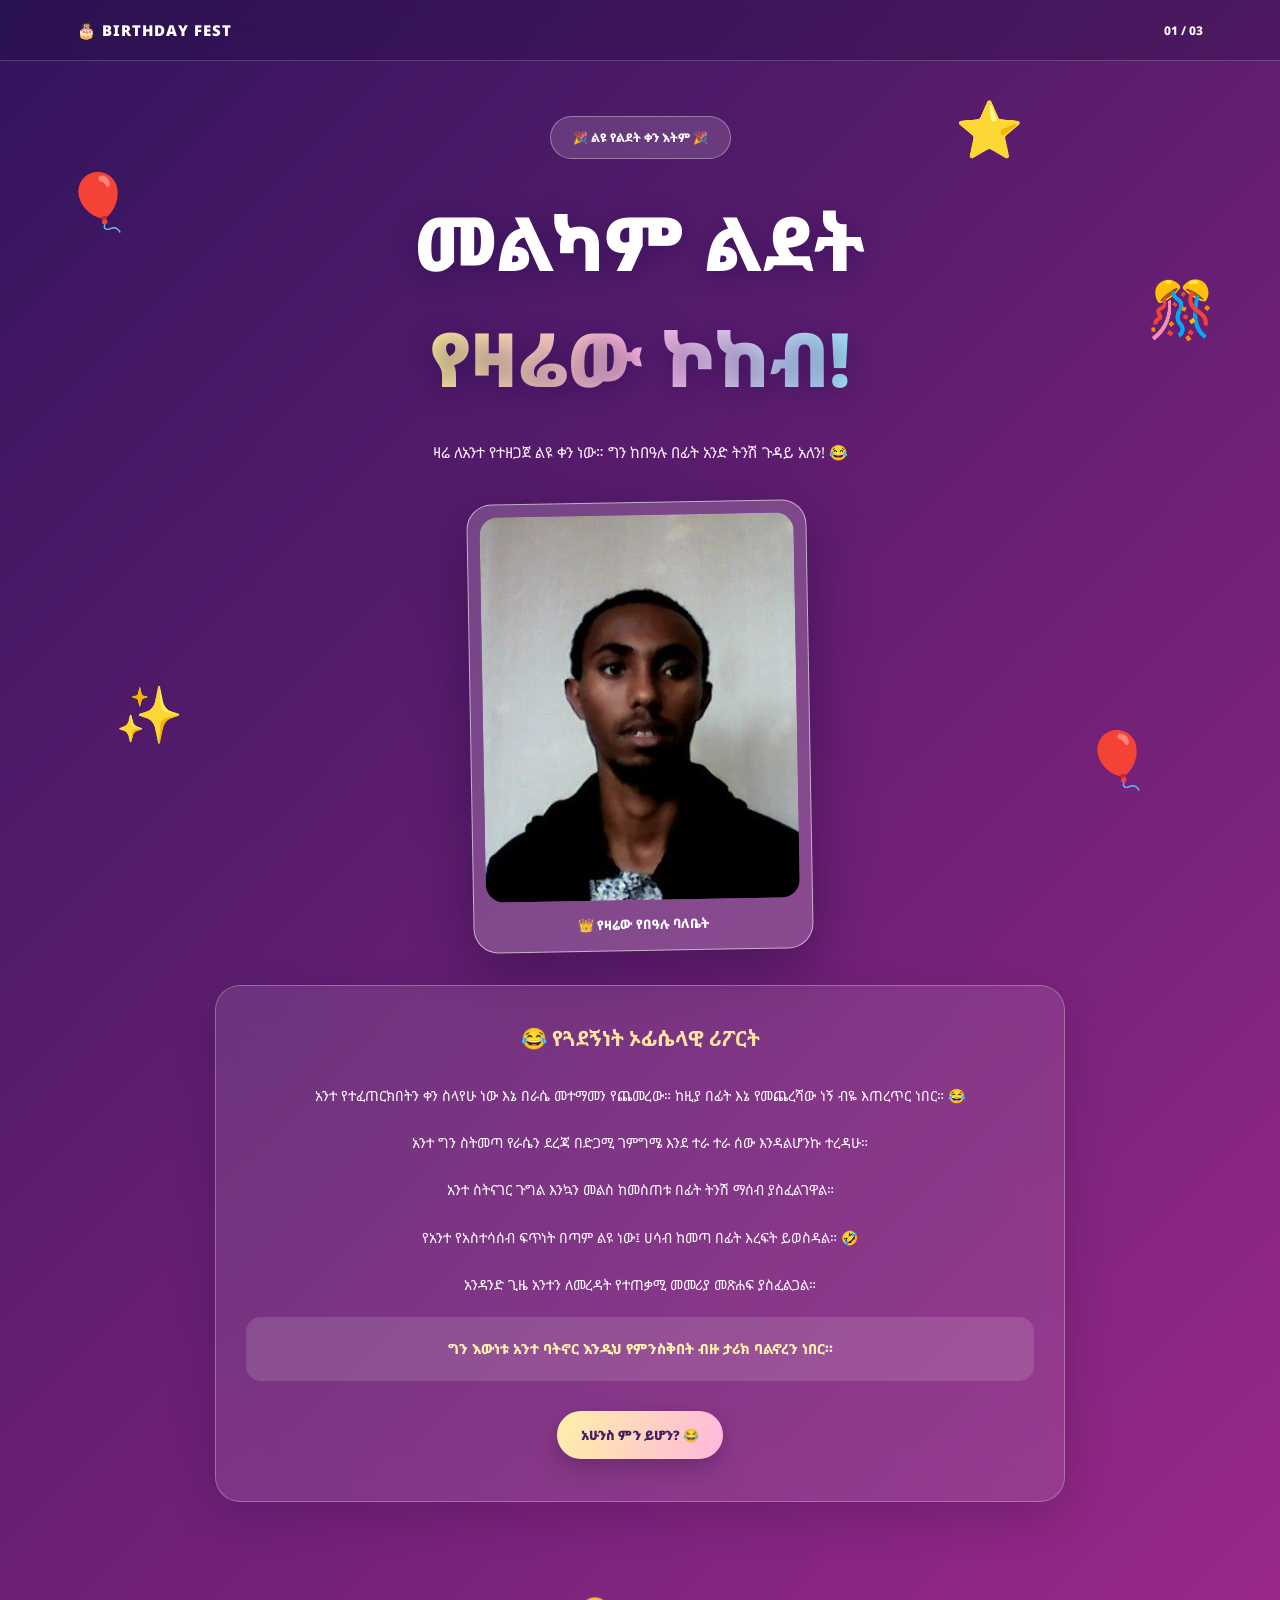
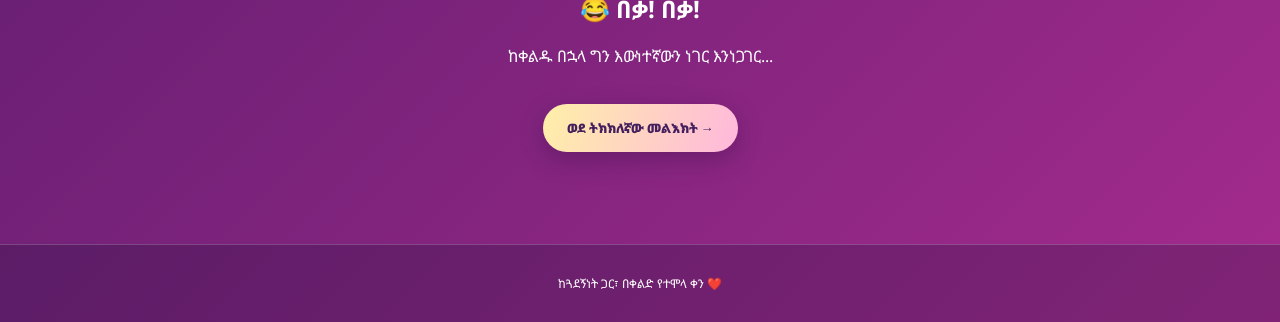
<file: index.html>
<!DOCTYPE html>
<html lang="am">
<head>
  <meta charset="UTF-8">
  <meta name="viewport" content="width=device-width, initial-scale=1">
  <title>የልደት ፌስቲቫል 🎂</title>
  <link rel="stylesheet" href="style.css">
  <script src="script.js" defer></script>
</head>
<body class="roast">

  <div class="decoration">🎈</div>
  <div class="decoration d2">🎊</div>
  <div class="decoration d3">✨</div>
  <div class="decoration d4">🎈</div>
  <div class="decoration d5">⭐</div>

  <nav class="nav">
    <a class="brand" href="index.html">🎂 BIRTHDAY FEST</a>
    <span>01 / 03</span>
  </nav>

  <main class="container">

    <div class="pill">🎉 ልዩ የልደት ቀን እትም 🎉</div>

    <h1 class="big-title">
      መልካም ልደት<br>
      <span class="rainbow">የዛሬው ኮከብ!</span>
    </h1>

    <p class="intro">
      ዛሬ ለአንተ የተዘጋጀ ልዩ ቀን ነው።
      ግን ከበዓሉ በፊት አንድ ትንሽ ጉዳይ አለን! 😂
    </p>

    <div class="photo-card">
      <img src="birthday-photo.jpg" alt="የልደት ባለቤት">
      <div class="photo-caption">👑 የዛሬው የበዓሉ ባለቤት</div>
    </div>

    <section class="glass">
      <h2>😂 የጓደኝነት ኦፊሴላዊ ሪፖርት</h2>

      <p>
        አንተ የተፈጠርክበትን ቀን ስላየሁ ነው
        እኔ በራሴ መተማመን የጨመረው።
        ከዚያ በፊት እኔ የመጨረሻው ነኝ ብዬ
        እጠረጥር ነበር። 😂
      </p>

      <p>
        አንተ ግን ስትመጣ የራሴን ደረጃ
        በድጋሚ ገምግሜ እንደ ተራ ተራ ሰው
        እንዳልሆንኩ ተረዳሁ።
      </p>

      <p>
        አንተ ስትናገር ጉግል እንኳን
        መልስ ከመስጠቱ በፊት ትንሽ ማሰብ
        ያስፈልገዋል።
      </p>

      <p>
        የአንተ የአስተሳሰብ ፍጥነት በጣም ልዩ ነው፤
        ሀሳብ ከመጣ በፊት እረፍት ይወስዳል። 🤣
      </p>

      <p>
        አንዳንድ ጊዜ አንተን ለመረዳት
        የተጠቃሚ መመሪያ መጽሐፍ ያስፈልጋል።
      </p>

      <p class="highlight">
        ግን እውነቱ አንተ ባትኖር እንዲህ
        የምንስቅበት ብዙ ታሪክ ባልኖረን ነበር።
      </p>

      <button class="btn" onclick="showRoast()">
        አሁንስ ምን ይሆን? 😂
      </button>

      <p id="roastExtra" class="hidden">
        የዛሬ ዜና፦ እድሜህ ጨመረ፤
        ጥበብህ ግን አሁንም እየተጫነ ነው...
        እባክህ ኢንተርኔት ፈልግ! 🤣
      </p>
    </section>

    <div class="transition-message">
      <h2>😂 በቃ! በቃ!</h2>
      <p>ከቀልዱ በኋላ ግን እውነተኛውን ነገር እንነጋገር...</p>
      <a class="btn" href="respect.html">ወደ ትክክለኛው መልእክት →</a>
    </div>

  </main>

  <footer>ከጓደኝነት ጋር፣ በቀልድ የተሞላ ቀን ❤️</footer>
</body>
  </html>
</file>
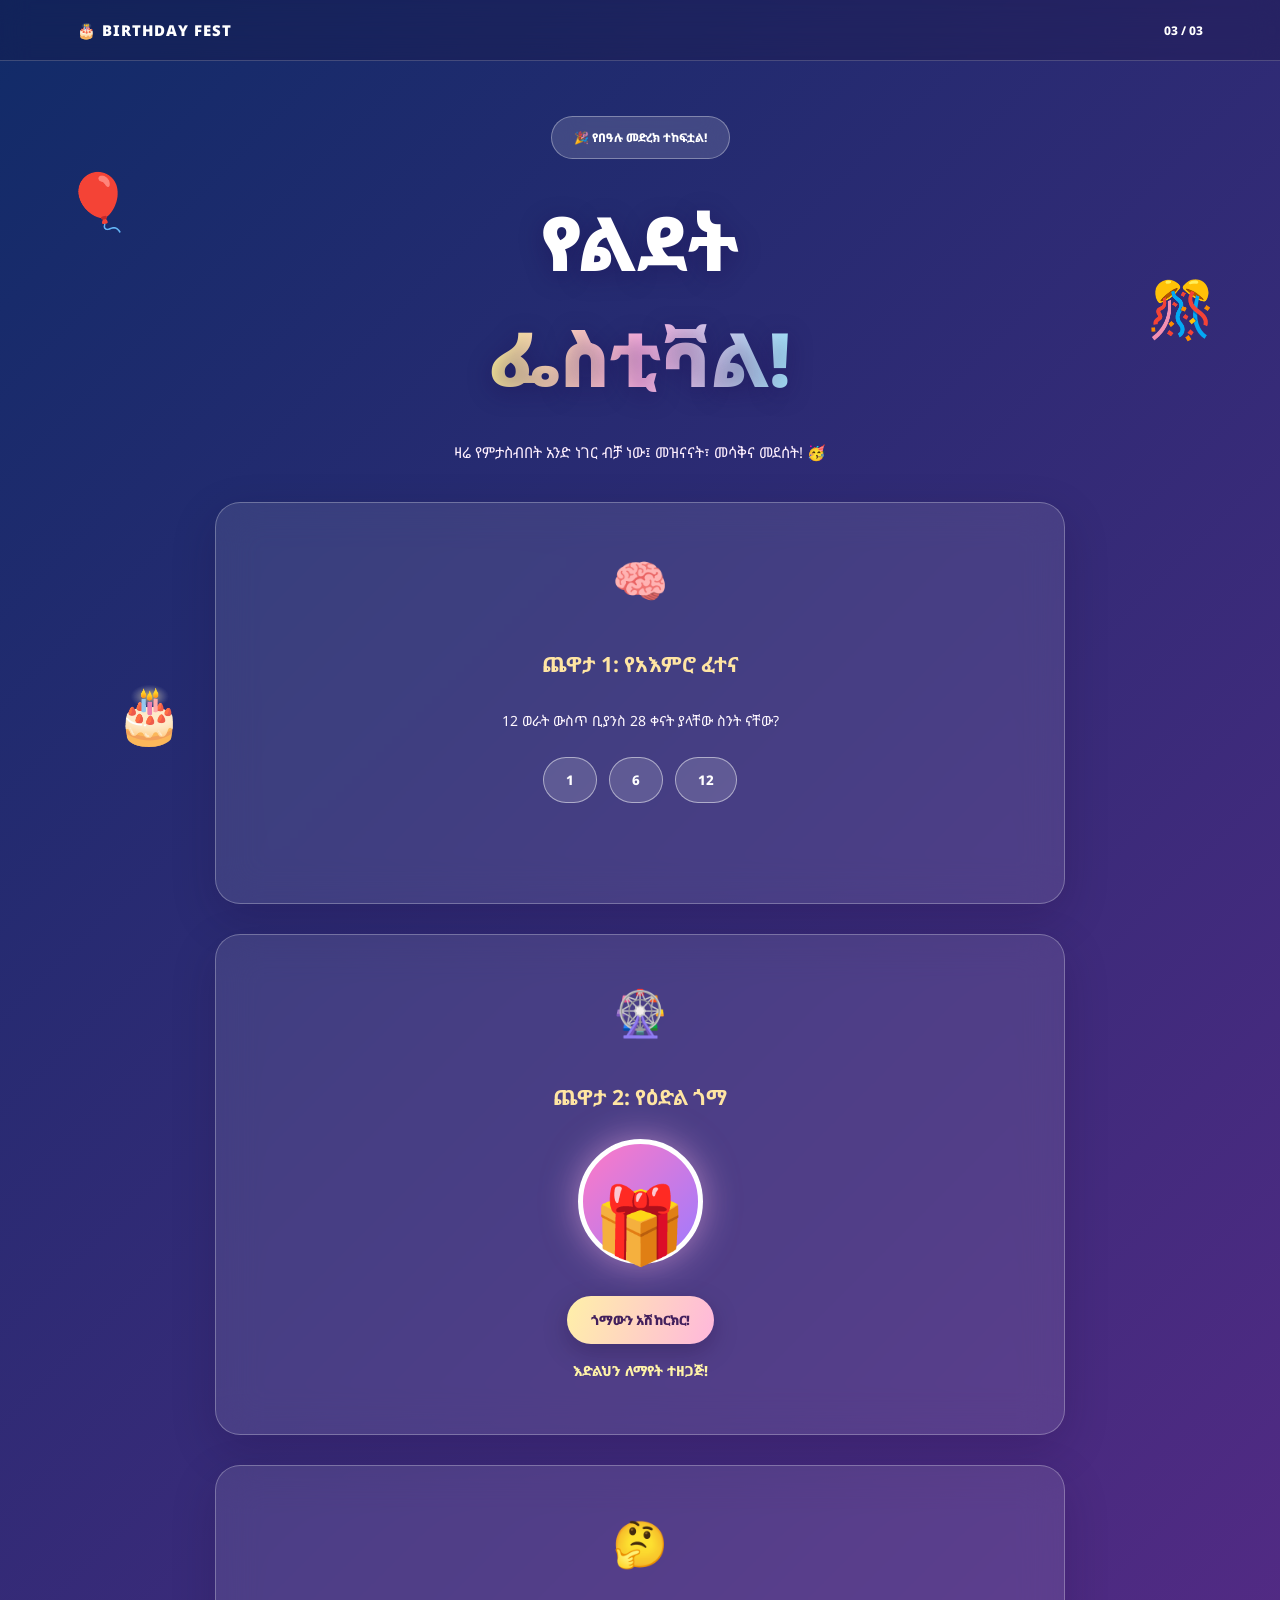
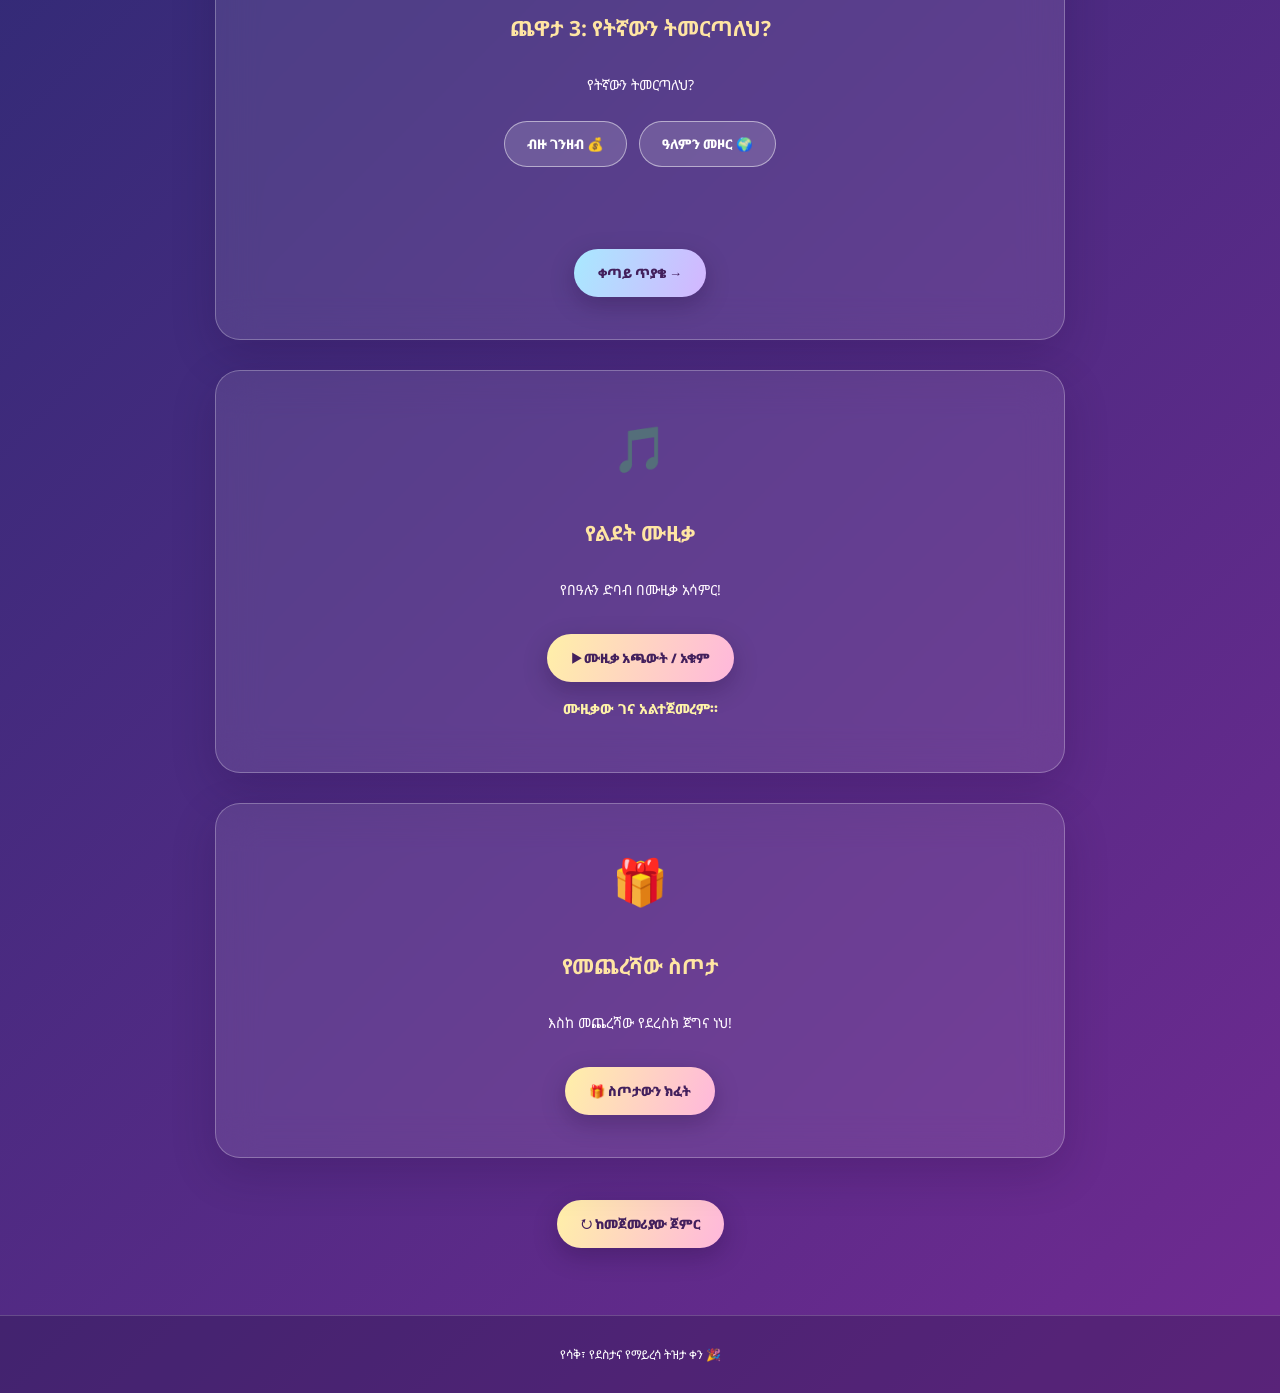
<file: arena.html>
<!DOCTYPE html>
<html lang="am">
<head>
  <meta charset="UTF-8">
  <meta name="viewport" content="width=device-width, initial-scale=1">
  <title>የልደት ፌስቲቫል 🎉</title>
  <link rel="stylesheet" href="style.css">
  <script src="script.js" defer></script>
</head>
<body class="arena">

  <div class="decoration">🎈</div>
  <div class="decoration d2">🎊</div>
  <div class="decoration d3">🎂</div>

  <nav class="nav">
    <a href="index.html" class="brand">🎂 BIRTHDAY FEST</a>
    <span>03 / 03</span>
  </nav>

  <main class="container">

    <div class="pill">🎉 የበዓሉ መድረክ ተከፍቷል!</div>

    <h1 class="big-title">
      የልደት<br>
      <span class="rainbow">ፌስቲቫል!</span>
    </h1>

    <p class="intro">
      ዛሬ የምታስብበት አንድ ነገር ብቻ ነው፤
      መዝናናት፣ መሳቅና መደሰት! 🥳
    </p>

    <section class="glass game">
      <div class="game-icon">🧠</div>
      <h2>ጨዋታ 1: የአእምሮ ፈተና</h2>
      <p id="question">12 ወራት ውስጥ ቢያንስ 28 ቀናት ያላቸው ስንት ናቸው?</p>

      <div class="choices">
        <button onclick="quiz(1)">1</button>
        <button onclick="quiz(2)">6</button>
        <button onclick="quiz(3)">12</button>
      </div>
      <p id="quizResult" class="result"></p>
    </section>

    <section class="glass game">
      <div class="game-icon">🎡</div>
      <h2>ጨዋታ 2: የዕድል ጎማ</h2>
      <div id="wheel">🎁</div>
      <button class="btn" onclick="spin()">ጎማውን አሽከርክር!</button>
      <p id="wheelResult" class="result">እድልህን ለማየት ተዘጋጅ!</p>
    </section>

    <section class="glass game">
      <div class="game-icon">🤔</div>
      <h2>ጨዋታ 3: የትኛውን ትመርጣለህ?</h2>
      <p id="choiceQuestion">የትኛውን ትመርጣለህ?</p>
      <div class="choices">
        <button id="choiceA" onclick="pick(0)">በጣም ብዙ ገንዘብ 💰</button>
        <button id="choiceB" onclick="pick(1)">ዓለምን መዞር 🌍</button>
      </div>
      <p id="choiceResult" class="result"></p>
      <button class="btn secondary" onclick="nextChoice()">ቀጣይ ጥያቄ →</button>
    </section>

    <section class="glass game">
      <div class="game-icon">🎵</div>
      <h2>የልደት ሙዚቃ</h2>
      <p>የበዓሉን ድባብ በሙዚቃ አሳምር!</p>
      <audio id="music" loop>
        <source src="birthday-song.m4a" type="audio/mp4">
      </audio>
      <button class="btn" onclick="musicToggle()">▶ ሙዚቃ አጫውት / አቁም</button>
      <p id="musicStatus" class="result">ሙዚቃው ገና አልተጀመረም።</p>
    </section>

    <section class="glass game final">
      <div class="game-icon">🎁</div>
      <h2>የመጨረሻው ስጦታ</h2>
      <p>እስከ መጨረሻው የደረስክ ጀግና ነህ!</p>
      <button class="btn" onclick="openGift()">🎁 ስጦታውን ክፈት</button>

      <div id="gift" class="hidden">
        <div class="cake">🎂</div>
        <h1 class="rainbow">መልካም ልደት!!!</h1>
        <p>
          ይህ ቀን የደስታ፣ የሳቅና የተስፋ ቀን ይሁንልህ!
          በሕይወትህ ብዙ የምትኮራባቸው ቀናት
          እንዲኖሩህ እመኝልሃለሁ።
        </p>
        <h2>🥳 ዛሬ ያንተ ቀን ነው!</h2>
        <canvas id="confetti"></canvas>
      </div>
    </section>

    <a href="index.html" class="btn">↻ ከመጀመሪያው ጀምር</a>

  </main>

  <footer>የሳቅ፣ የደስታና የማይረሳ ትዝታ ቀን 🎉</footer>
  <audio id="surpriseSound" preload="auto">
    <source src="./surprise.oga" type="audio/ogg">
    <button onclick="playSurpriseSound()">
    🎁 Open Surprise
      click="playSurpriseSound()"
    </button>
                                                         </audio>
</body>
        </html>
</file>
<file: style.css>
@import url('https://fonts.googleapis.com/css2?family=Noto+Sans+Ethiopic:wght@400;500;600;700;800;900&display=swap');

:root {
  --pink: #ff4fa3;
  --purple: #854dff;
  --blue: #39baff;
  --gold: #ffda75;
}

* {
  box-sizing: border-box;
  margin: 0;
  padding: 0;
}

body {
  font-family: 'Noto Sans Ethiopic', sans-serif;
  min-height: 100vh;
  color: white;
  overflow-x: hidden;
  text-align: center;
  background: linear-gradient(135deg, #32145c, #a42b8d, #e64e91, #4730a8);
  background-size: 300% 300%;
  animation: gradient 14s ease infinite;
}

body.respect {
  background: linear-gradient(135deg, #302052, #81509a, #b77977, #44315c);
  background-size: 300% 300%;
}

body.arena {
  background: linear-gradient(135deg, #112b68, #702a91, #d53d82, #254b9c);
  background-size: 300% 300%;
}

@keyframes gradient {
  0%, 100% { background-position: 0% 50%; }
  50% { background-position: 100% 50%; }
}

.nav {
  position: relative;
  z-index: 5;
  display: flex;
  align-items: center;
  justify-content: space-between;
  padding: 20px 6%;
  background: #160d3040;
  border-bottom: 1px solid #ffffff30;
  backdrop-filter: blur(15px);
}

.nav span {
  font-size: 12px;
  font-weight: 800;
}

.brand {
  font-weight: 900;
  font-size: 15px;
  letter-spacing: 1px;
  text-decoration: none;
  color: white;
}

.container {
  width: min(850px, 90%);
  margin: 55px auto;
  position: relative;
  z-index: 2;
}

.pill {
  display: inline-block;
  padding: 12px 22px;
  border-radius: 40px;
  background: #ffffff25;
  border: 1px solid #ffffff55;
  backdrop-filter: blur(15px);
  font-size: 12px;
  font-weight: 800;
  margin-bottom: 25px;
}

.big-title {
  font-size: clamp(38px, 8vw, 75px);
  font-weight: 900;
  line-height: 1.55;
  margin-bottom: 20px;
  text-shadow: 0 5px 25px #190a4b66;
}

.rainbow {
  background: linear-gradient(90deg, #fff19a, #ffb5e2, #a8e9ff);
  -webkit-background-clip: text;
  background-clip: text;
  color: transparent;
}

.gold {
  color: var(--gold);
}

.intro {
  line-height: 2;
  font-size: 15px;
  max-width: 650px;
  margin: 0 auto 35px;
  color: #fff0ff;
}

.photo-card {
  width: min(340px, 90%);
  padding: 12px;
  margin: 35px auto;
  background: #ffffff30;
  border: 1px solid #ffffff90;
  border-radius: 25px;
  box-shadow: 0 20px 60px #14062c66;
  transform: rotate(-1deg);
  transition: .4s;
}

.photo-card:hover {
  transform: rotate(0deg) scale(1.03);
}

.photo-card img {
  display: block;
  width: 100%;
  max-height: 420px;
  object-fit: cover;
  border-radius: 18px;
}

.photo-caption {
  padding: 15px 5px 5px;
  font-size: 13px;
  font-weight: 800;
}

.glass {
  padding: 30px;
  margin: 30px auto;
  border-radius: 25px;
  background: #ffffff19;
  border: 1px solid #ffffff45;
  backdrop-filter: blur(20px);
  box-shadow: 0 15px 45px #19062e30;
  line-height: 2.1;
}

.glass h2 {
  color: #ffe5a3;
  margin-bottom: 20px;
  font-size: 21px;
}

.glass p {
  color: #fff8ff;
  margin-bottom: 18px;
  font-size: 14px;
}

.highlight {
  padding: 17px;
  border-radius: 15px;
  background: #ffffff20;
  color: #fff3ac !important;
  font-weight: 800;
}

.btn {
  display: inline-block;
  margin: 12px 5px;
  padding: 15px 24px;
  color: #43205d;
  background: linear-gradient(110deg, #fff0a8, #ffb7dc);
  border: 0;
  border-radius: 40px;
  font-family: inherit;
  font-weight: 900;
  font-size: 13px;
  text-decoration: none;
  cursor: pointer;
  box-shadow: 0 8px 25px #19062e44;
  transition: .3s;
}

.btn:hover {
  transform: translateY(-5px) scale(1.04);
  box-shadow: 0 12px 35px #ffb6e977;
}

.secondary {
  background: linear-gradient(110deg, #a8e9ff, #d4b5ff);
}

.transition-message {
  margin: 65px auto 35px;
  padding: 25px;
}

.transition-message h2 {
  font-size: 24px;
  margin-bottom: 15px;
}

.transition-message p {
  margin-bottom: 20px;
  line-height: 2;
}

.decoration {
  position: fixed;
  top: 18%;
  left: 5%;
  font-size: 55px;
  z-index: 1;
  pointer-events: none;
  animation: float 5s ease-in-out infinite;
}

.d2 {
  left: auto;
  right: 5%;
  top: 30%;
  animation-delay: 1s;
}

.d3 {
  left: 9%;
  top: 75%;
  animation-delay: 2s;
}

.d4 {
  right: 10%;
  left: auto;
  top: 80%;
  animation-delay: 1.5s;
}

.d5 {
  right: 20%;
  left: auto;
  top: 10%;
  animation-delay: 2.5s;
}

@keyframes float {
  0%, 100% { transform: translateY(0) rotate(-8deg); }
  50% { transform: translateY(-25px) rotate(8deg); }
}

.game {
  margin-top: 28px;
}

.game-icon {
  font-size: 45px;
  margin-bottom: 15px;
}

.choices {
  display: flex;
  justify-content: center;
  flex-wrap: wrap;
  gap: 12px;
  margin: 22px 0;
}

.choices button {
  padding: 13px 22px;
  border-radius: 30px;
  border: 1px solid #ffffff80;
  color: white;
  background: #ffffff25;
  font-family: inherit;
  cursor: pointer;
  font-weight: 800;
  transition: .3s;
}

.choices button:hover {
  background: #ffffff55;
  transform: scale(1.05);
}

.result {
  color: #fff3a8 !important;
  font-weight: 800;
  min-height: 30px;
}

#wheel {
  font-size: 75px;
  margin: 20px auto;
  width: 125px;
  height: 125px;
  display: grid;
  place-items: center;
  background: linear-gradient(135deg, #ff7ac5, #9d7aff);
  border: 5px solid white;
  border-radius: 50%;
  box-shadow: 0 0 35px #ffb5ed88;
}

.spinning {
  animation: spin 1.4s ease-in-out;
}

@keyframes spin {
  to { transform: rotate(1080deg); }
}

.final {
  position: relative;
  overflow: hidden;
}

.cake {
  font-size: 90px;
  animation: float 2s infinite;
}

#gift {
  padding: 30px 5px;
  position: relative;
}

#gift h1 {
  font-size: clamp(30px, 7vw, 55px);
  margin: 20px 0;
}

#gift p {
  line-height: 2.2;
}

#confetti {
  position: absolute;
  inset: 0;
  width: 100%;
  height: 100%;
  pointer-events: none;
}

.hidden {
  display: none;
}

footer {
  padding: 30px 15px;
  font-size: 12px;
  background: #160d3040;
  border-top: 1px solid #ffffff30;
  position: relative;
  z-index: 2;
}

@media(max-width: 600px) {
  .container {
    width: 92%;
    margin: 35px auto;
  }

  .glass {
    padding: 22px 17px;
  }

  .glass p {
    font-size: 13px;
  }

  .decoration {
    font-size: 30px;
  }

  .nav {
    padding: 17px 5%;
  }

  .brand {
    font-size: 12px;
  }

  .btn {
    max-width: 100%;
  }
  }
</file>
